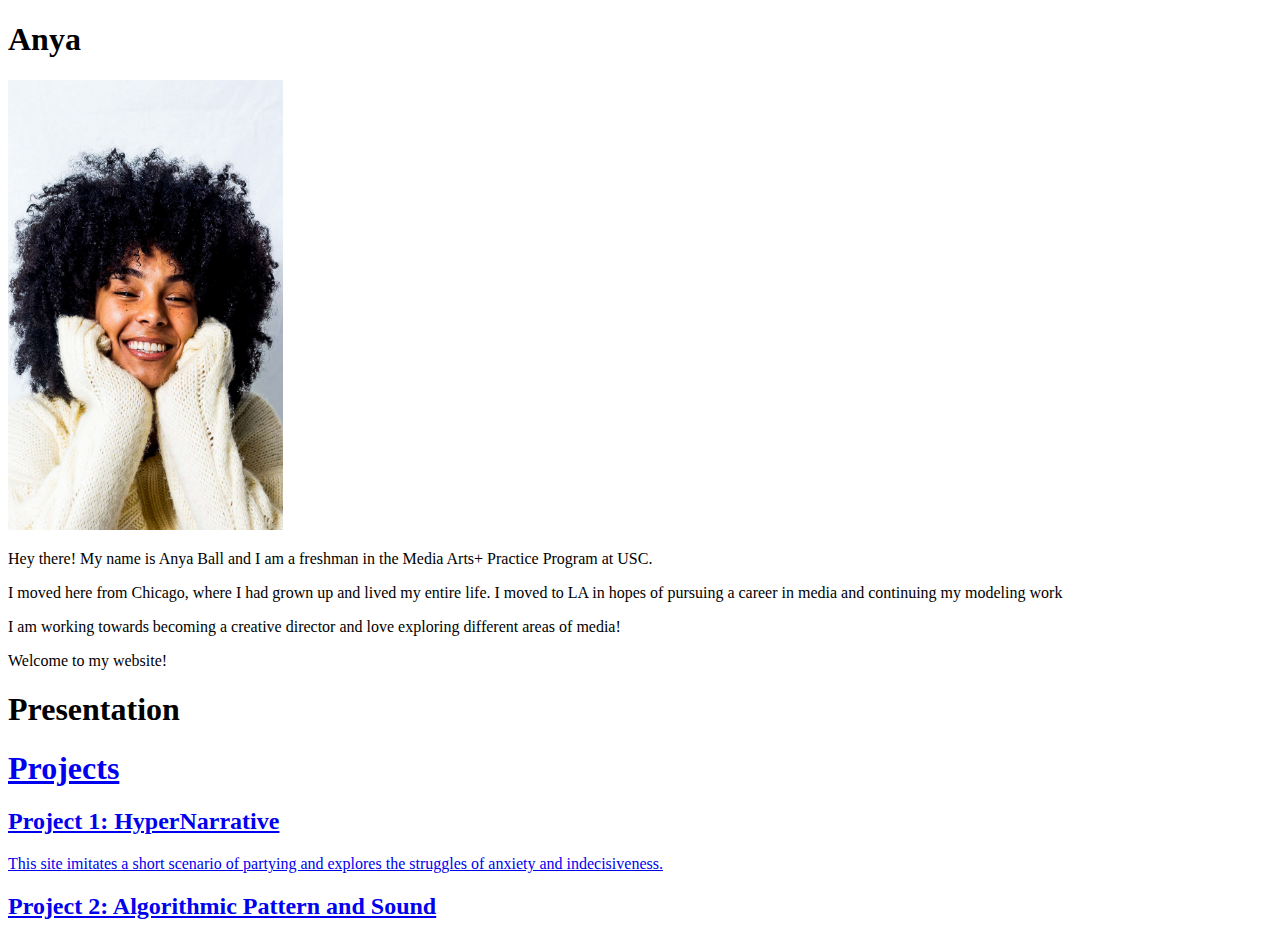
<file: index.html>
<!DOCTYPE html>
<html>
  <head>
    <meta charset="UTF-8" />
    <title>Anya's Homepage</title>
  </head>
<body>
  <body>
    
    <div>
      <h1>Anya</h1>
      <img src="assets/IMG_4903_Original.JPG" width="275" height="450" />
      <br />
      <p>
        Hey there! My name is Anya Ball and I am a freshman in the Media Arts+
        Practice Program at USC.
      </p>
      <p>
        I moved here from Chicago, where I had grown up and lived my entire
        life. I moved to LA in hopes of pursuing a career in media and
        continuing my modeling work
      </p>
      <p>
        I am working towards becoming a creative director and love exploring
        different areas of media!
      </p>
      <p>Welcome to my website!</p>
    </div>

    <div>
      <h1>Presentation</h1>
      <a href= "https://docs.google.com/presentation/d/129-IlGM9yotNSTki3bVQayFIkNBNIgK8V7AmiHvGkng/edit?usp=sharing"><Pecha Kucha Presentation: Mimi Onuoha </a>
    </div>

    <div>
      <h1>Projects</h1>
      
      <h2>Project 1: HyperNarrative</h2>
      <p>
        This site imitates a short scenario of partying and explores the
        struggles of anxiety and indecisiveness.
      </p>

      <p>
        <a href="https://anyaball.github.io/iml300/project-1/"><Where Do You Choose to Go?</a>
      </p>
          
       </div>
      <p>
      <h2>Project 2: Algorithmic Pattern and Sound</h2>
      <a herf="https://editor.p5js.org/alball/sketches/ucmrmhJsK"><Rod Wave Musical Poster</a>
        </p>
  </body>
</html>
</file>
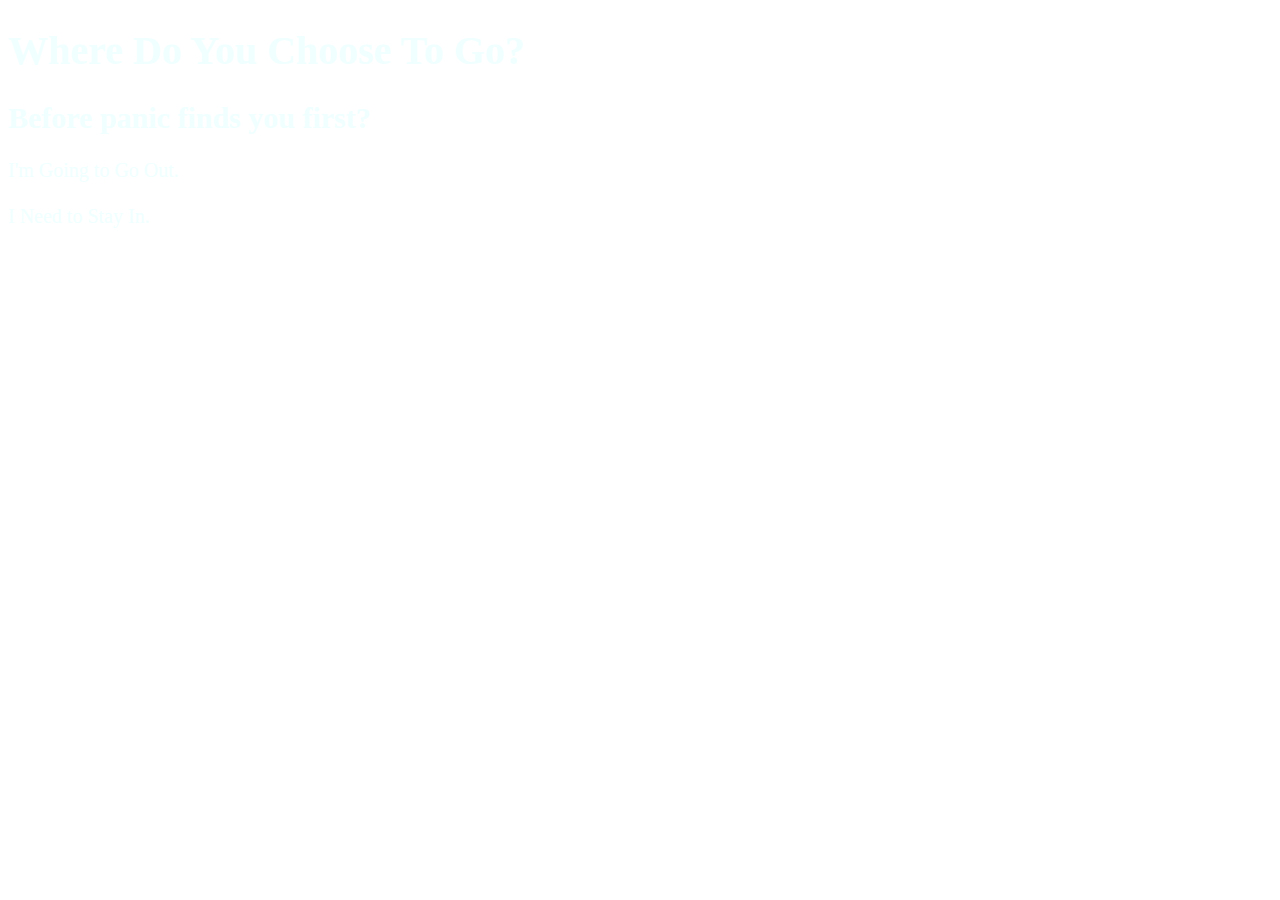
<file: project-1/index.html>
<!DOCTYPE html>
<html>

<head>
    <title> It's Just Another Friday Night</title>
    <link rel="stylesheet" href="style.css">
</head>

<body>
    <body class="bg-1"></body>
    <h1>Where Do You Choose To Go?</a> </h1>
    <h2>Before panic finds you first?</h2>
  
     <a href="page-2.html">I'm Going to Go Out.</a>
<br>
<br>

    <a href="page-3.html">I Need to Stay In.</a>
   
</body>
</div>
</html>
</file>
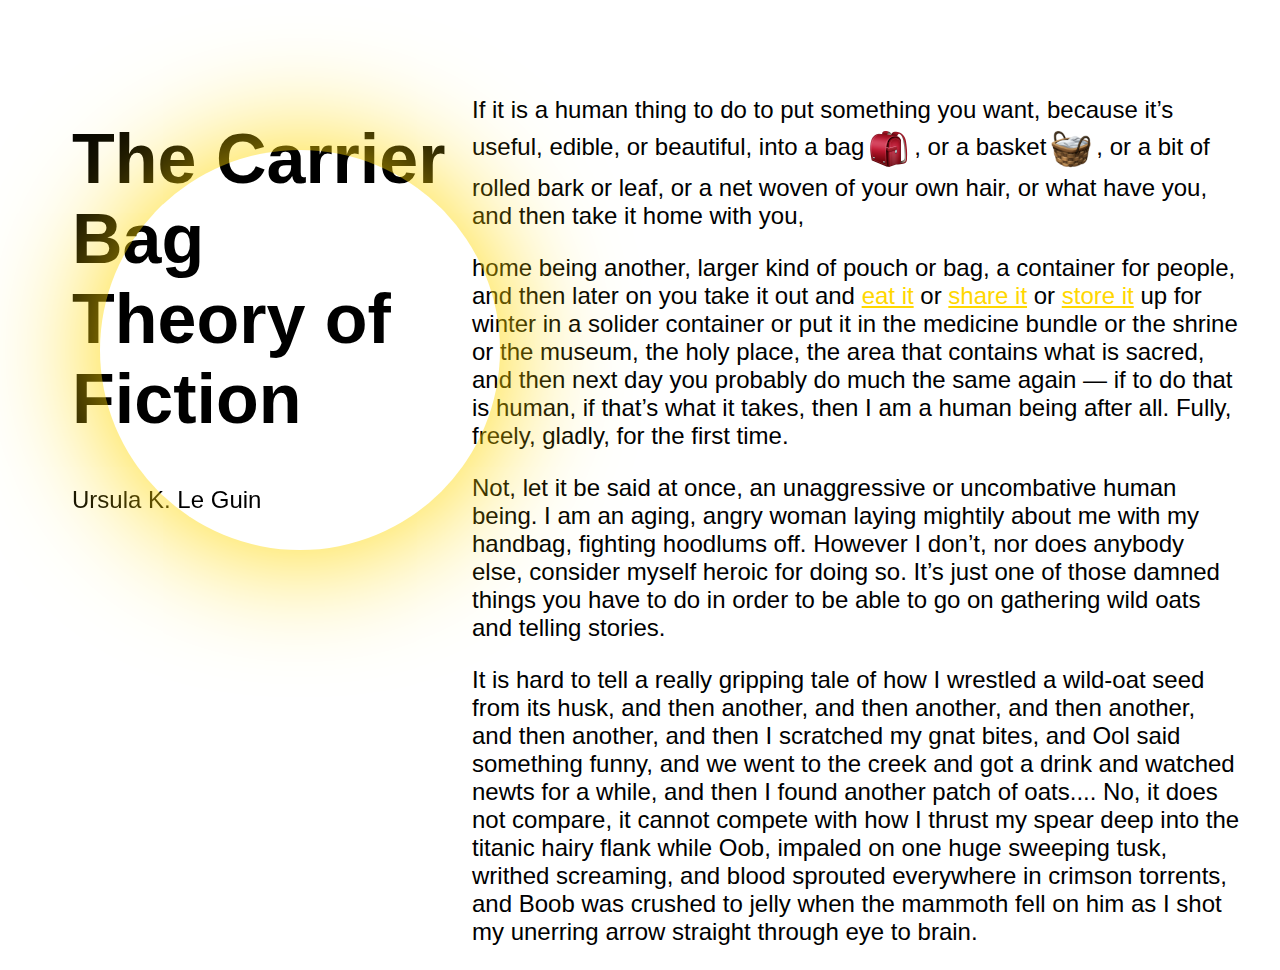
<file: project-1/HyperNarrative-example/index.html>
<!DOCTYPE html>
<html>
  <head>
    <title>HyperNarrative Example</title>
    <link rel="stylesheet" href="stylesheet/main.css" />
  </head>

  <body>
    <div class="container">
      <div class="left">
        <h1>The Carrier Bag Theory of Fiction</h1>
        <p>Ursula K. Le Guin</p>
      </div>
      <div class="right">
        <p>
          If it is a human thing to do to put something you want, because it’s
          useful, edible, or beautiful, into a bag<img
            class="emoji"
            src="asset/bag.png"
          />, or a basket<img class="emoji" src="asset/basket.png" />, or a bit
          of rolled bark or leaf, or a net woven of your own hair, or what have
          you, and then take it home with you,
        </p>

        <p>
          home being another, larger kind of pouch or bag, a container for
          people, and then later on you take it out and
          <a href="#fourth-paragraph">eat it</a> or
          <a href="page-2.html">share it</a> or
          <a href="page-3.html">store it</a> up for winter in a solider
          container or put it in the medicine bundle or the shrine or the
          museum, the holy place, the area that contains what is sacred, and
          then next day you probably do much the same again — if to do that is
          human, if that’s what it takes, then I am a human being after all.
          Fully, freely, gladly, for the first time.
        </p>

        <p>
          Not, let it be said at once, an unaggressive or uncombative human
          being. I am an aging, angry woman laying mightily about me with my
          handbag, fighting hoodlums off. However I don’t, nor does anybody
          else, consider myself heroic for doing so. It’s just one of those
          damned things you have to do in order to be able to go on gathering
          wild oats and telling stories.
        </p>

        <p id="fourth-paragraph">
          It is hard to tell a really gripping tale of how I wrestled a wild-oat
          seed from its husk, and then another, and then another, and then
          another, and then another, and then I scratched my gnat bites, and Ool
          said something funny, and we went to the creek and got a drink and
          watched newts for a while, and then I found another patch of oats....
          No, it does not compare, it cannot compete with how I thrust my spear
          deep into the titanic hairy flank while Oob, impaled on one huge
          sweeping tusk, writhed screaming, and blood sprouted everywhere in
          crimson torrents, and Boob was crushed to jelly when the mammoth fell
          on him as I shot my unerring arrow straight through eye to brain.
        </p>
      </div>
      <div class="circle"></div>
    </div>
  </body>
</html>
</file>
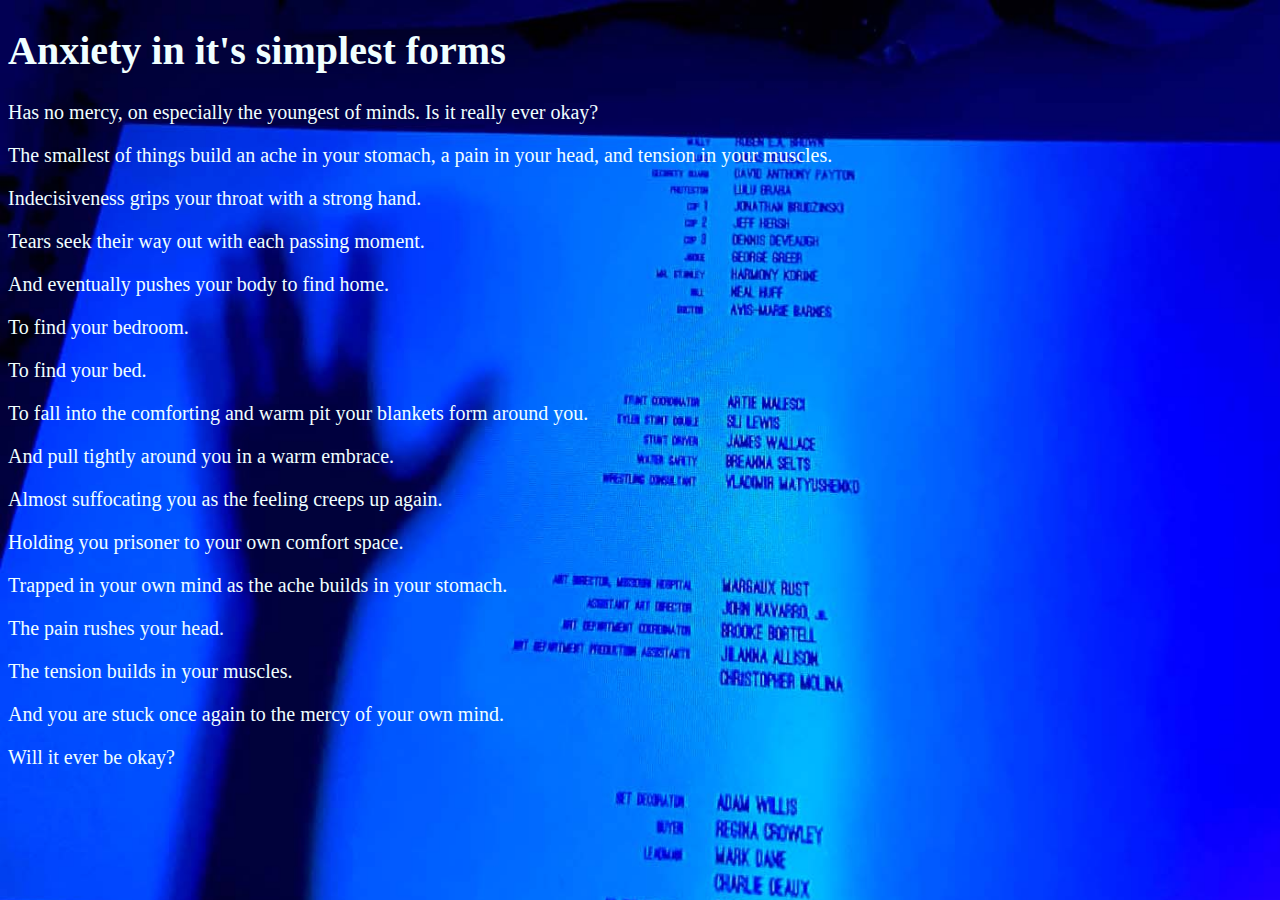
<file: project-1/page-10.html>
<!DOCTYPE html>
<html>

<head>
    <link rel="stylesheet" href="style.css">
    <title> bed</title>
</head>

    <body class="bg-9">

    <h1>Anxiety in it's simplest forms</a> </h1>
    <p>Has no mercy, on especially the youngest of minds. Is it really ever okay?</p>
    <p>The smallest of things build an ache in your stomach, a pain in your head, and tension in your muscles.</p>
    <p>Indecisiveness grips your throat with a strong hand.</p>
    <p>Tears seek their way out with each passing moment.</p>
    <p>And eventually pushes your body to find home. </p>
    <p>To find your bedroom.</p>
    <p>To find your bed.</p>
    <p>To fall into the comforting and warm pit your blankets form around you.</p>
    <p>And pull tightly around you in a warm embrace.</p>
    <p>Almost suffocating you as the feeling creeps up again.</p>
    <p>Holding you prisoner to your own comfort space.</p>
    <p>Trapped in your own mind as the ache builds in your stomach.</p>
    <p>The pain rushes your head.</p>
    <p>The tension builds in your muscles.</p>
    <p>And you are stuck once again to the mercy of your own mind. </p>
    <p>Will it ever be okay?</p>

</body>

</html>
</file>
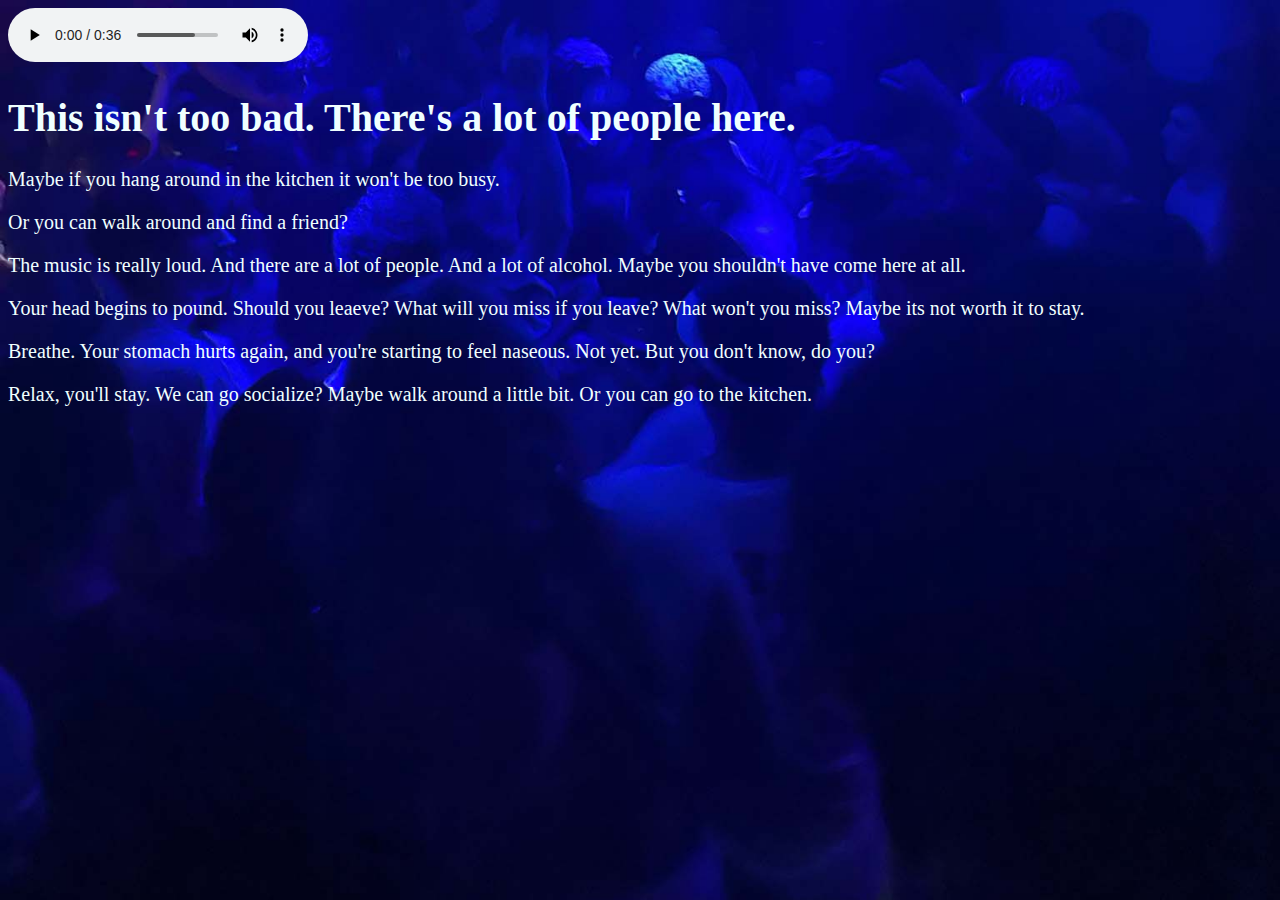
<file: project-1/page-4.html>
<!DOCTYPE html>
<html>

<head>
  <link rel="stylesheet" href="style.css">
    <title>At the party</title>
</head>
<body class="bg-2">

   <audio controls autoplay loop>
     <source src="asset/ES_Party Crowd 10 - SFX Producer.mp3" type="audio/mp3">
   </audio>
  
    <h1>This isn't too bad. There's a lot of people here.</a> </h1>

  <p>Maybe if you hang around in the kitchen it won't be too busy.</p>
  <p>Or you can walk around and find a friend?</p>
  <p>The music is really loud. And there are a lot of people. And a lot of alcohol. Maybe you shouldn't have come <a href="page-3.html">here at all.</a></p>
<p>Your head begins to pound. Should you leaeve? What will you miss if you leave? What won't you miss? Maybe its not worth it to stay. </p>
<p>Breathe. Your stomach hurts again, and you're starting to feel naseous. Not yet. But you don't know, do you?</p>
<p> Relax, you'll stay. We can go socialize? Maybe <a href="page-9.html">walk</a> around a little bit. Or you can go to the <a href="page-8.html">kitchen.</a>  </p>
</body>

</html>
</file>
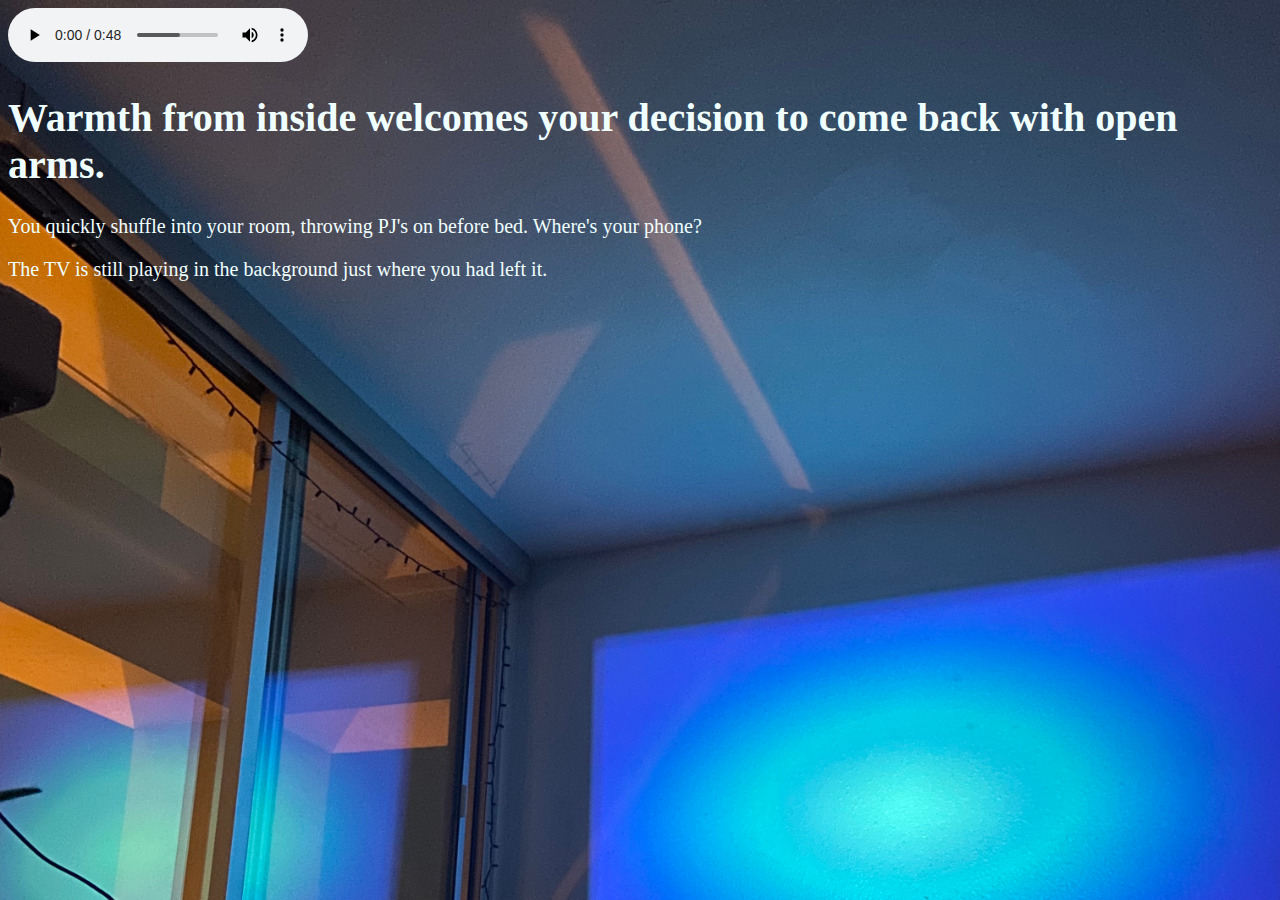
<file: project-1/page-5.html>
<!DOCTYPE html>
<html>

<head>
    <link rel="stylesheet" href="style.css">
    <title> Home</title>
</head>
<body>
    <body class="bg-4">
        <audio controls autoplay>
            <source src="asset/ES_News Broadcast TV 2 - SFX Producer.mp3" type="audio/mp3">
          </audio>

    <h1>Warmth from inside welcomes your decision to come back with open arms.</a> </h1>
    
    <p>You quickly shuffle into your room, throwing PJ's on before bed. Where's your <a href="page-6.html">phone?</a></p>
    <p>The  <a href="page-7.html">TV </a>is still playing in the background just where you had left it.</p>

</body>

</html>
</file>
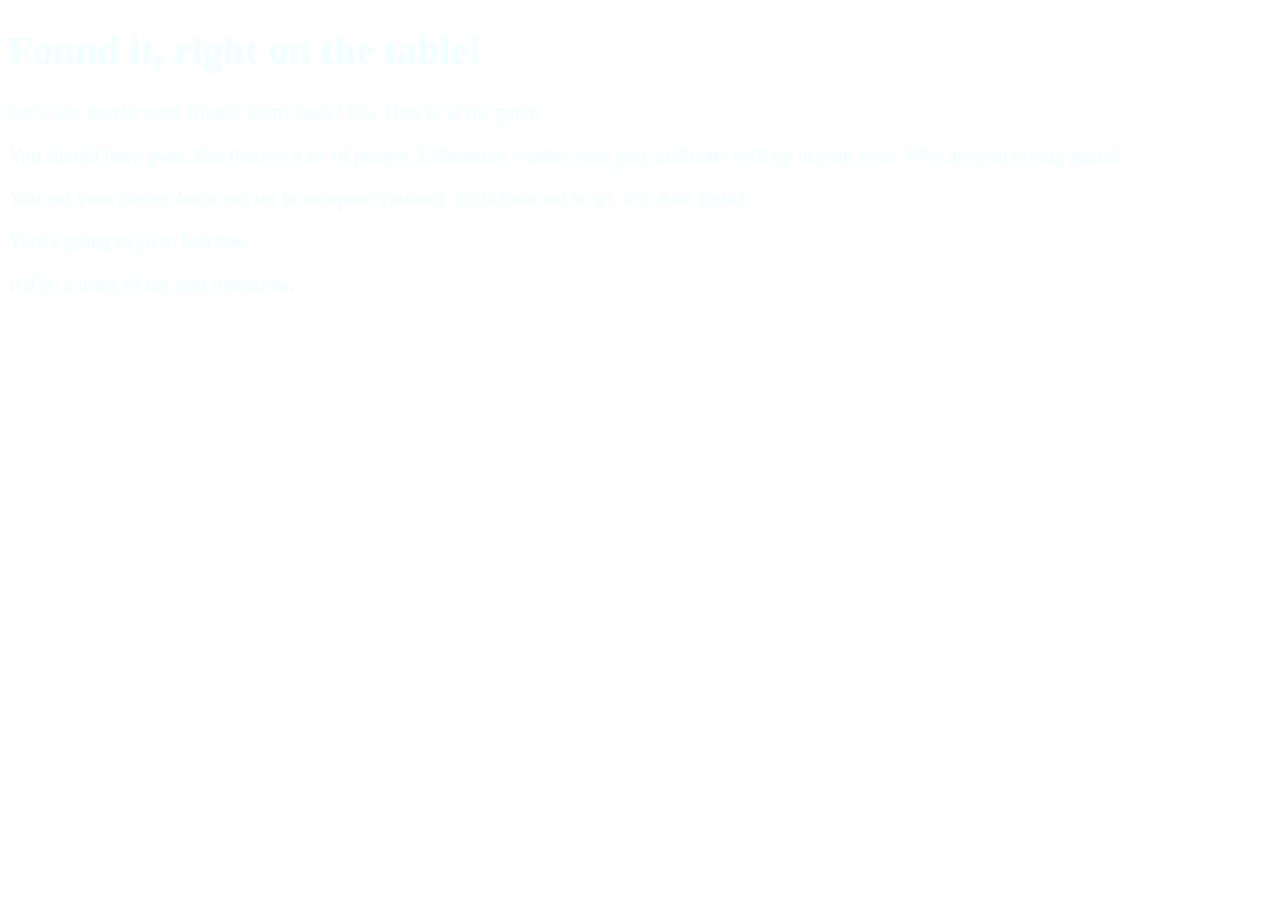
<file: project-1/page-6.html>
<!DOCTYPE html>
<html>

<head>
    <link rel="stylesheet" href="style.css">
    <title> Phone</title>
</head>
<body>
    <body class="bg-10">
    <h1> Found it, right on the table!</a> </h1>
    
    <p>Let's see, maybe your friends aren't busy? Oh. They're at the party.</p>
    <p>You should have gone. But there is a lot of people. Exhaustion washes over you, and tears well up in your eyes. Why are you crying again? </p>
    <p>You put your phone down and try to compose yourself. You chose not to go. It's okay, right?</p>
    <p>You're going to go to<a href="page-10.html"> bed</a> now.</p>
    <p>It'll be a thing of the past tomorrow.</p>

</body>

</html>
</file>
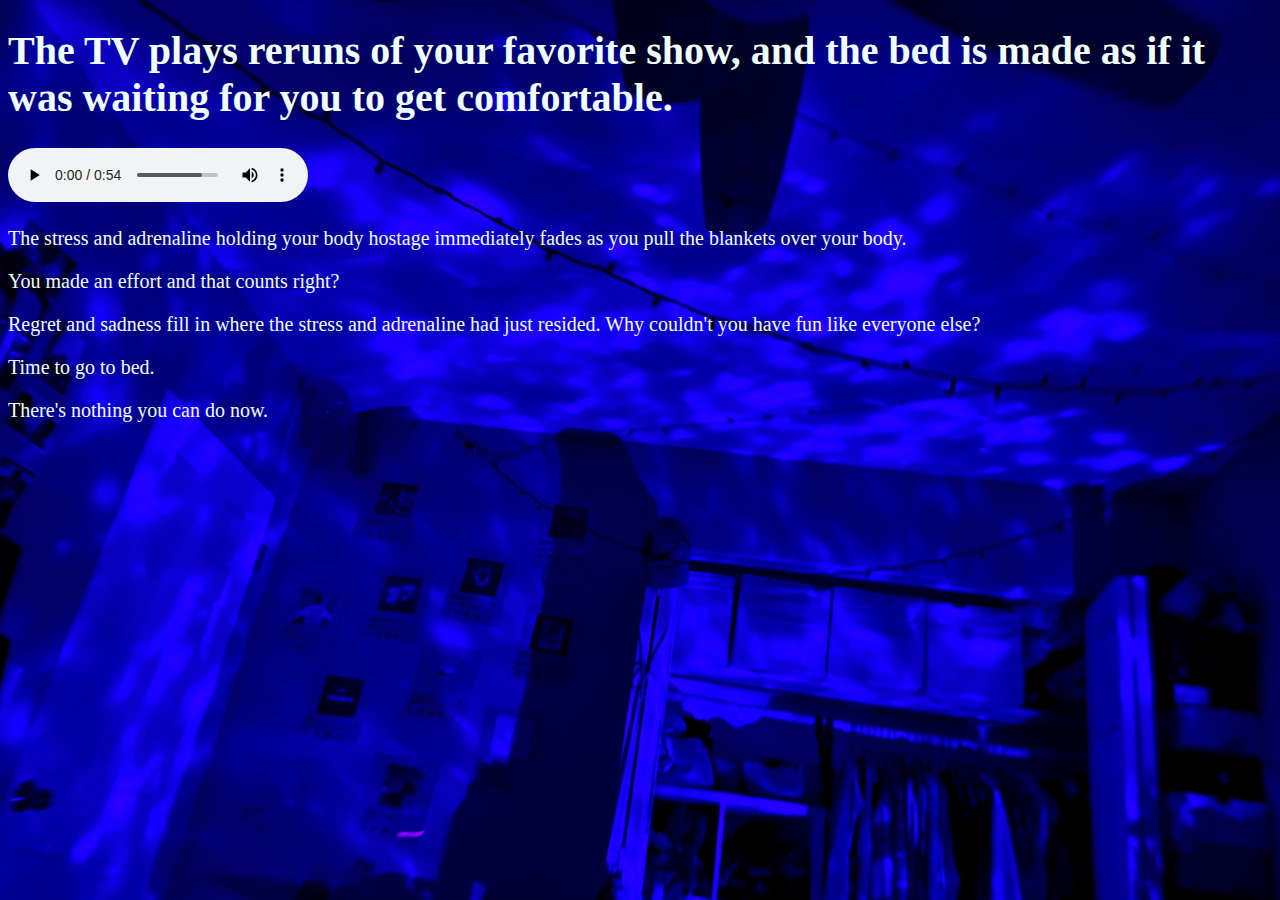
<file: project-1/page-7.html>
<!DOCTYPE html>
<html>

<head>
  <link rel="stylesheet" href="style.css">
    <title> TV </title>
</head>
<body>
  <body class="bg-8">
    
    <h1>The TV plays reruns of your favorite show, and the bed is made as if it was waiting for you to get comfortable.</a> </h1>
    <audio controls autoplay>
      <source src="asset/University of Southern California 2.mp3" type="audio/mp3">
    </audio>
  <p>The stress and adrenaline holding your body hostage immediately fades as you pull the blankets over your body.</p>
  <p>You made an effort and that counts right?</p>
  <p>Regret and sadness fill in where the stress and adrenaline had just resided. Why couldn't you have fun like everyone else?</p>
  <p>Time to go to <a href="page-10.html"> bed.</a></p><p>There's nothing you can do now.</p>

</body>

</html>
</file>
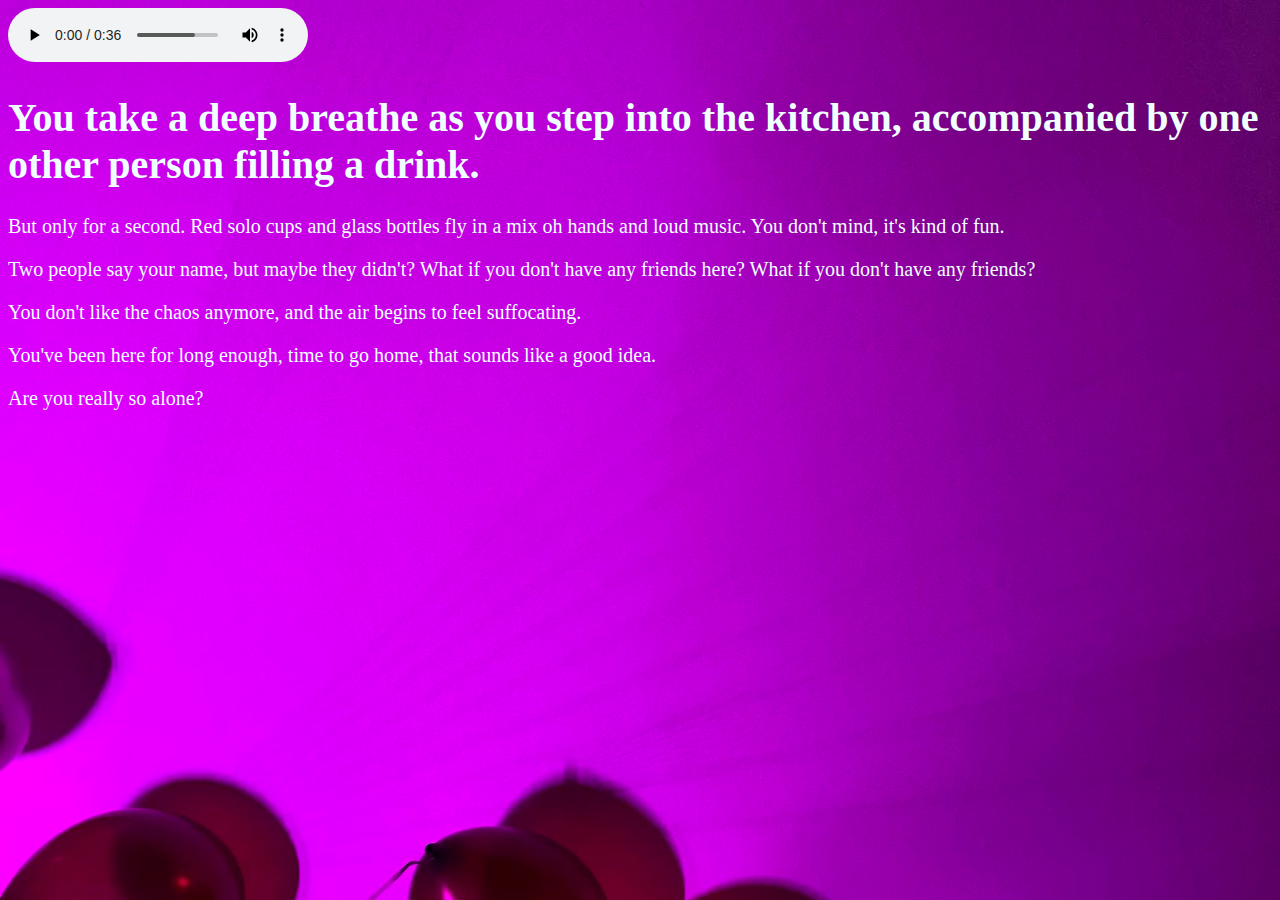
<file: project-1/page-8.html>
<!DOCTYPE html>
<html>

<head>
    <link rel="stylesheet" href="style.css">
    <title> Kitchen </title>
</head>
<body>
    <body class="bg-5">
        <audio controls autoplay>
            <source src="asset/ES_Party Crowd 10 - SFX Producer.mp3" type="audio/mp3">
          </audio>
    <h1>You take a deep breathe as you step into the kitchen, accompanied by one other person filling a drink.</a> </h1>
    <p>But only for a second. Red solo cups and glass bottles fly in a mix oh hands and loud music. You don't mind, it's kind of fun. </p>
    <p>Two people say your name, but maybe they didn't? What if you don't have any friends here? What if you don't have any friends?</p>
    <p>You don't like the chaos anymore, and the air begins to feel suffocating.</p>
    <p>You've been here for long enough, time to go home, that sounds like a good <a href="page-11.html">idea.</a></p>
    <p>Are you really so alone?</p>
   
</body>

</html>
</file>
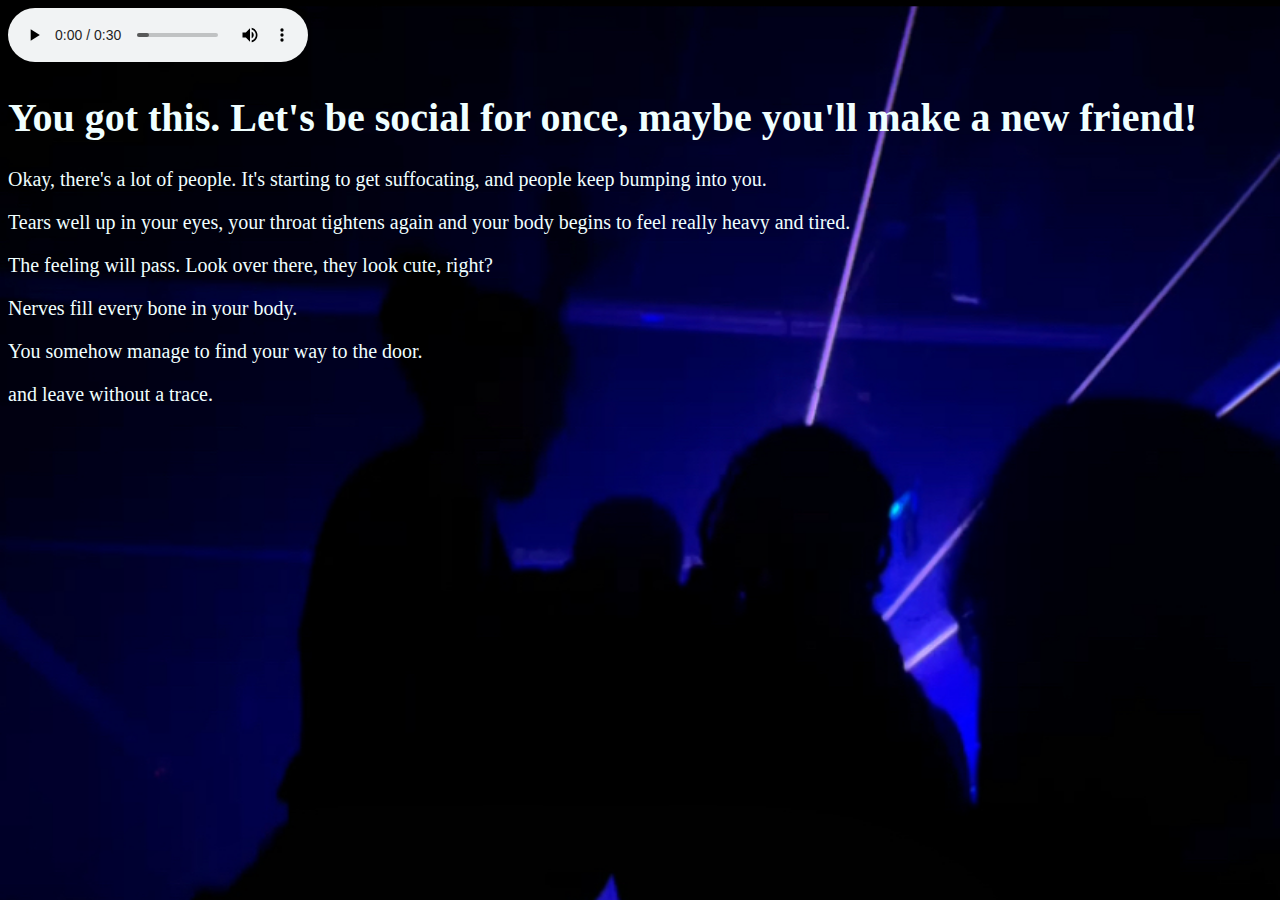
<file: project-1/page-9.html>
<!DOCTYPE html>
<html>

<head>
  <link rel="stylesheet" href="style.css">
    <title> Walk around and socialize</title>
</head>
<body>
  <body class="bg-6">
    <audio controls autoplay>
      <source src="asset/Audio Message 2.mp3" type="audio/mp3">
    </audio>
    <h1>You got this. Let's be social for once, maybe you'll make a new friend! </a> </h1>
    <p>Okay, there's a lot of people. It's starting to get suffocating, and people keep bumping into you.</p>
  <p>Tears well up in your eyes, your throat tightens again and your body begins to feel really heavy and tired.</p>
  <p>The feeling will pass. Look over there, they look cute, right? </p>
  <p>Nerves fill every bone in your body.</p>
  <p>You somehow manage to find your way to the <a href="page-11.html">door.</a><p> and leave without a trace.</p>
</body>

</html>
</file>
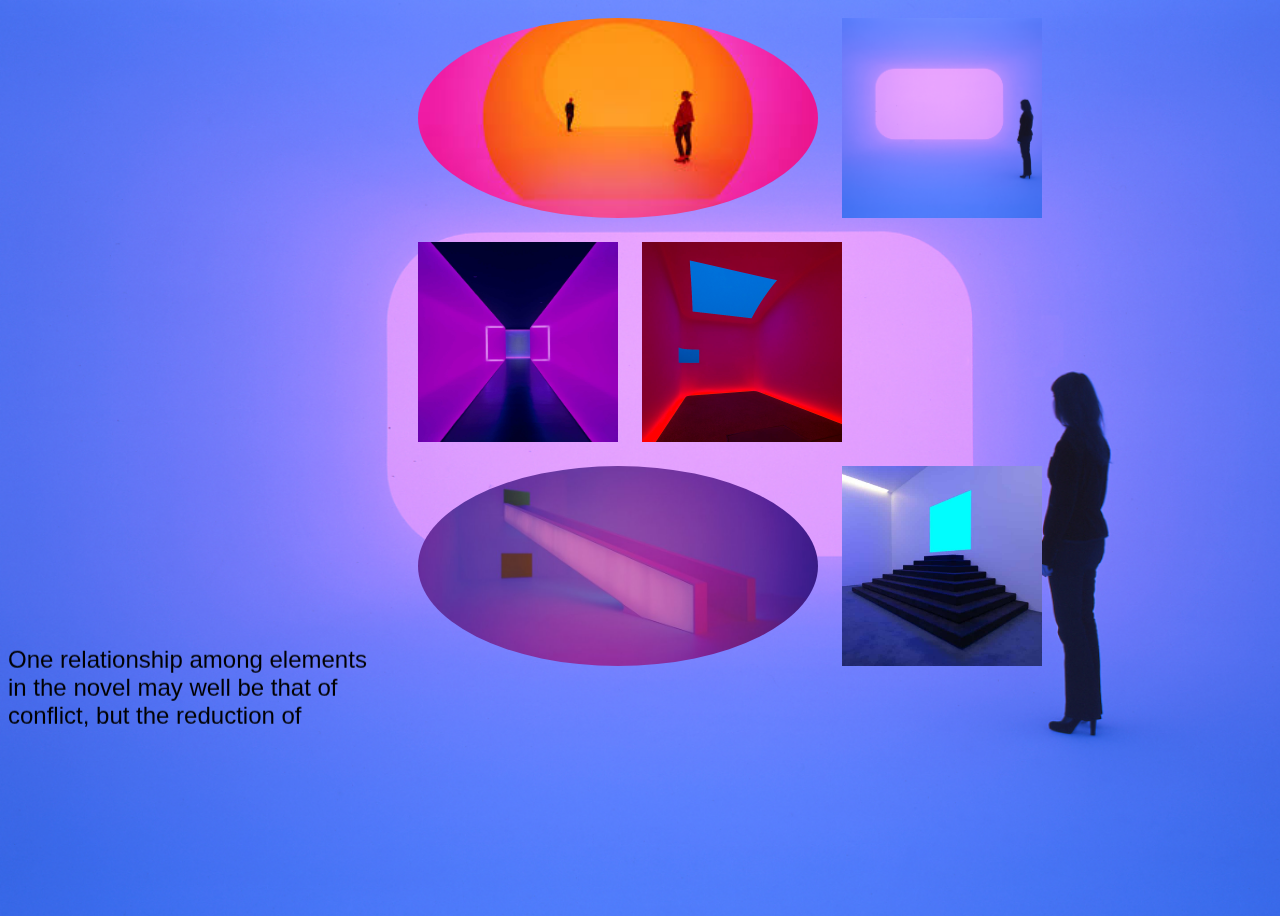
<file: project-1/HyperNarrative-example/page-2.html>
<!DOCTYPE html>
<html>
  <head>
    <title>HyperNarrative Example</title>
    <link rel="stylesheet" href="stylesheet/main.css" />
  </head>

  <body class="bg-2">
    <div class="left">
      <p>
        <marquee
          behavior="scroll"
          direction="up"
          scrollamount="10"
          height="700px"
          >One relationship among elements in the novel may well be that of
          conflict, but the reduction of narrative to conflict is absurd.
        </marquee>
      </p>
    </div>

    <div class="right">
      <a href="page-3.html"
        ><img class="special-image" src="asset/1.jpg" alt=""
      /></a>
      <img src="asset/2.jpg" alt="" />
      <img src="asset/3.jpg" alt="" />
      <img src="asset/4.jpg" alt="" />
      <a href="page-4.html"
        ><img class="special-image" src="asset/5.jpg" alt=""
      /></a>
      <img src="asset/6.jpg" alt="" />
    </div>
  </body>
</html>
</file>
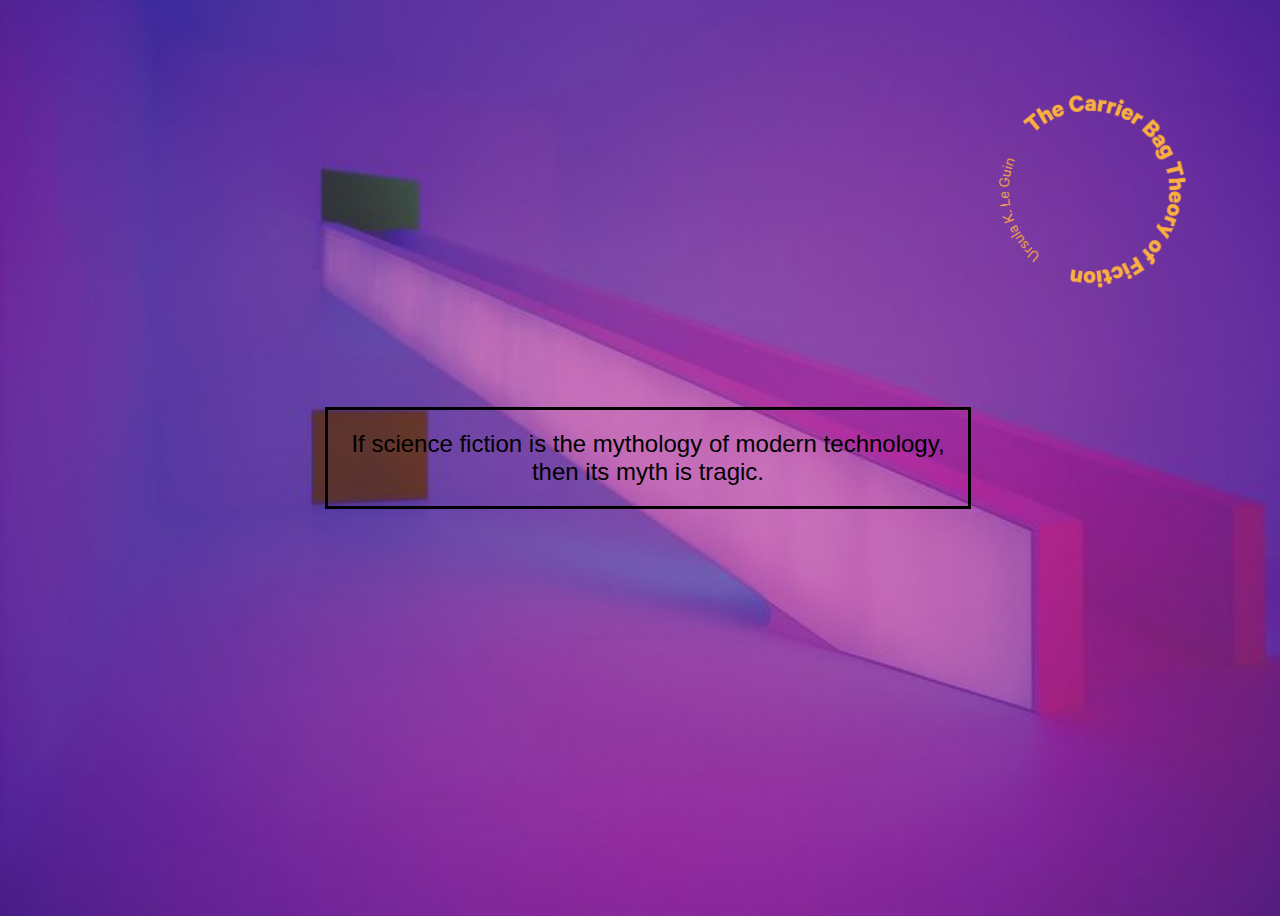
<file: project-1/HyperNarrative-example/page-3.html>
<!DOCTYPE html>
<html>
  <head>
    <title>HyperNarrative Example</title>
    <link rel="stylesheet" href="stylesheet/main.css" />
  </head>

  <body class="bg-3">
    <div class="center">
      <div>
        <details>
          <summary>
            <p class="border">
              If science fiction is the mythology of modern technology, then its
              myth is tragic.
            </p>
          </summary>
          <hidden>
            <details>
              <summary>
                <p>
                  <a href="page-2.html">triumphant</a> (Man conquers earth,
                  space, aliens, death, the future, etc.)
                </p>
              </summary>
              <hidden>
                <details>
                  <summary>
                    <p>
                      <a href="page-4.html">tragic</a> (apocalypse, holocaust,
                      then or now)
                    </p>
                  </summary>
                  <hidden>
                    <details>
                      <summary>
                        <p>More Details</p>
                      </summary>
                      <hidden>
                        <details>
                          <summary>
                            <p>More More Details</p>
                          </summary>
                        </details>
                      </hidden>
                    </details>
                  </hidden>
                </details>
              </hidden>
            </details>
          </hidden>
        </details>

        <img class="logo" src="asset/book.png" />
      </div>
    </div>
  </body>
</html>
</file>
<file: project-1/style.css>
.bg-2{
    background-image: url(asset/IMG_3191\ crop.jpg);
   color: azure;
   background-size: cover;
}

.bg-1{
    background-image: url(asset/IMG_1695.MOV);
   color: azure;
   background-size: cover;
  
}

.bg-3{
    background-image: url(asset/IMG_3197.jpeg);
   color: azure;
   background-size: cover;
}

.bg-4{
    background-image: url(asset/IMG_2538.jpeg);
   color: azure;
    background-size: cover;
}

.bg-5{
    background-image: url(asset/IMG_3778.jpg);
   color: azure;
    background-size: cover;
}

.bg-6{
    background-image: url(asset/IMG_3194.jpeg);
   color: azure;
    background-size: cover;
}

.bg-7{
    background-image: url(asset/IMG_6776.jpg);
   color: azure;
    background-size: cover;
}

.bg-8{
    background-image: url(asset/IMG_3251.jpg);
   color: azure;
    background-size: cover;
}

.bg-9{
    background-image: url(asset/IMG_32231.jpg);
   color: azure;
    background-size: cover;
}

.bg-10{
    background-image: url(asset/IMG_2861.MOV);
   color: azure;
    background-size: cover;
}

.bg-11{
    background-image: url(asset/IMG_3241.jpg);
   color: azure;
    background-size: cover;
}

a{
    text-decoration: none;
    color: azure;
    font-family:unset
}

a:hover{
    text-decoration: underline;
    color: gold;
    
}

body{
    font-size: 20px;
    font-family:Georgia, 'Times New Roman', Times, serif

}

.container{
margin-left: 4vw;
margin-top: 4vw;

}
</file>
<file: project-1/HyperNarrative-example/stylesheet/main.css>
body {
  font-family: "Arial", sans-serif;
  /*    display: flex;*/
  display: grid;
  height: 100vh;
  width: 100vw;
}

h1 {
  font-size: 70px;
}

p {
  font-size: 1.5rem;
}

.big-font-paragraph {
  font-size: 90px;
  font-weight: 600;
}

a {
  color: gold;
}

a:hover {
  color: black;
  text-shadow: 2px 2px 10px gold;
  cursor: url("../asset/arrow.png"), auto;
}

/*------layout------*/

.container {
  margin: 5vw;
}

.left {
  position: fixed;
  width: 30vw;
  position: fixed;
}

.right {
  width: 60vw;
  margin-left: 400px;
}

.center {
  /*
    height: 100vh;
    width: 100vw;
    display: flex;
    justify-content: center;
    align-items: center;
*/
  margin: auto;
  /*    border: 3px solid white;*/
}

.center p {
  text-align: center;
  width: 600px;
  padding: 20px;
}

.border {
  border: 3px solid black;
}

.border:hover {
  background: white;
  box-shadow: 0 0 100px black;
}

details > summary {
  list-style: none;
}
details > summary::-webkit-details-marker {
  display: none;
}

summary {
  outline: none;
}

.circle {
  position: fixed;
  display: block;
  z-index: 2;
  top: 150px;
  left: 100px;
  width: 400px;
  height: 400px;
  box-shadow: 0 0 128px Gold;
  border-radius: 100%;
  transition: transform 2s ease-in-out;
}

.circle:hover {
  transform: scale(1.5, 1.5);
}

.emoji {
  width: 40px;
  padding: 5px;
  display: inline-block;
  vertical-align: middle;
  transition: transform 0.5s ease-in-out;
  /* transitions make any changes to the element happen over time */
}

.emoji:hover {
  transform: rotate(720deg);
}

.logo {
  position: fixed;
  top: 90px;
  right: 90px;
  animation: rotation 10s infinite linear;
  width: 200px;
}

@keyframes rotation {
  from {
    transform: rotate(0deg);
  }

  to {
    transform: rotate(359deg);
  }
}

.rotate1 {
  transform: rotate(160deg);
  margin-left: 100px;
  margin-top: 50px;
  font-size: 3rem;
}

.rotate2 {
  transform: rotate(45deg);
}

.rotate3 {
  transform: rotate(30deg);
  width: 500px;
  margin-left: 100px;
  font-size: 1rem;
}

.rotate4 {
  transform: rotate(100deg);
  width: 350px;
  margin-left: 200px;
}

.rotate1:hover {
  color: transparent;
  text-shadow: 2px 2px 10px #000;
}

.rotate3:hover {
  text-shadow: 50px 5px gold;
}

.rotate4:hover {
  filter: blur(30px);
}

.b {
  opacity: 0;
}

.hover-area:hover .b {
  opacity: 1;
}

.bg-2 {
  background-image: url("../asset/2.jpg");
  background-size: cover;
}

.bg-2 img {
  width: 200px;
  height: 200px;
  object-fit: cover;
  margin: 10px;
}

.bg-2 .special-image {
  width: 400px;
  border-radius: 50%;
}

.bg-2 img:hover {
  box-shadow: 0 0 100px gold;
}

.bg-3 {
  background-image: url("../asset/5.jpg");
  background-size: cover;
}

video {
  object-fit: cover;
  width: 100vw;
  height: 100vh;
  position: fixed;
  top: 0;
  left: 0;
  z-index: -1;
}
</file>
